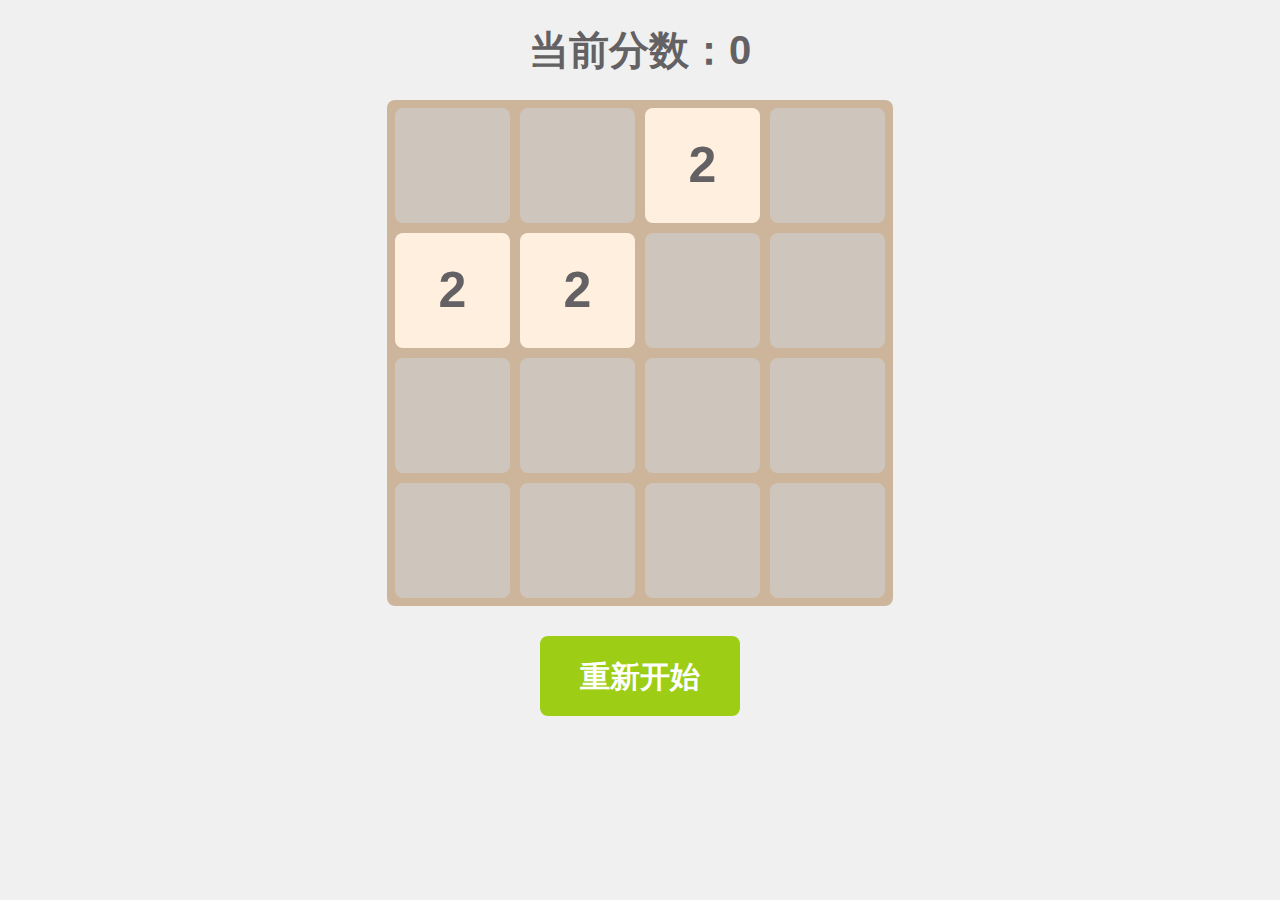
<file: 2048/index.html>
<!doctype html>
<html lang="en">
<head>
    <meta charset="UTF-8">
    <title>2048</title>
    <link href="css/style.css" rel="stylesheet" />
</head>
<body>
    <div id="container">
        <p id="scoreBoard">当前分数：<span></span></p>
        <ul id="gameView">
            <li id="00" class=""></li>
            <li id="01" class=""></li>
            <li id="02" class=""></li>
            <li id="03" class=""></li>

            <li id="10" class=""></li>
            <li id="11" class=""></li>
            <li id="12" class=""></li>
            <li id="13" class=""></li>

            <li id="20" class=""></li>
            <li id="21" class=""></li>
            <li id="22" class=""></li>
            <li id="23" class=""></li>

            <li id="30" class=""></li>
            <li id="31" class=""></li>
            <li id="32" class=""></li>
            <li id="33" class=""></li>
        </ul>
        <button id="restart">重新开始</button>
    </div>
    <script src="js/script.js"></script>
</body>
</html>
</file>
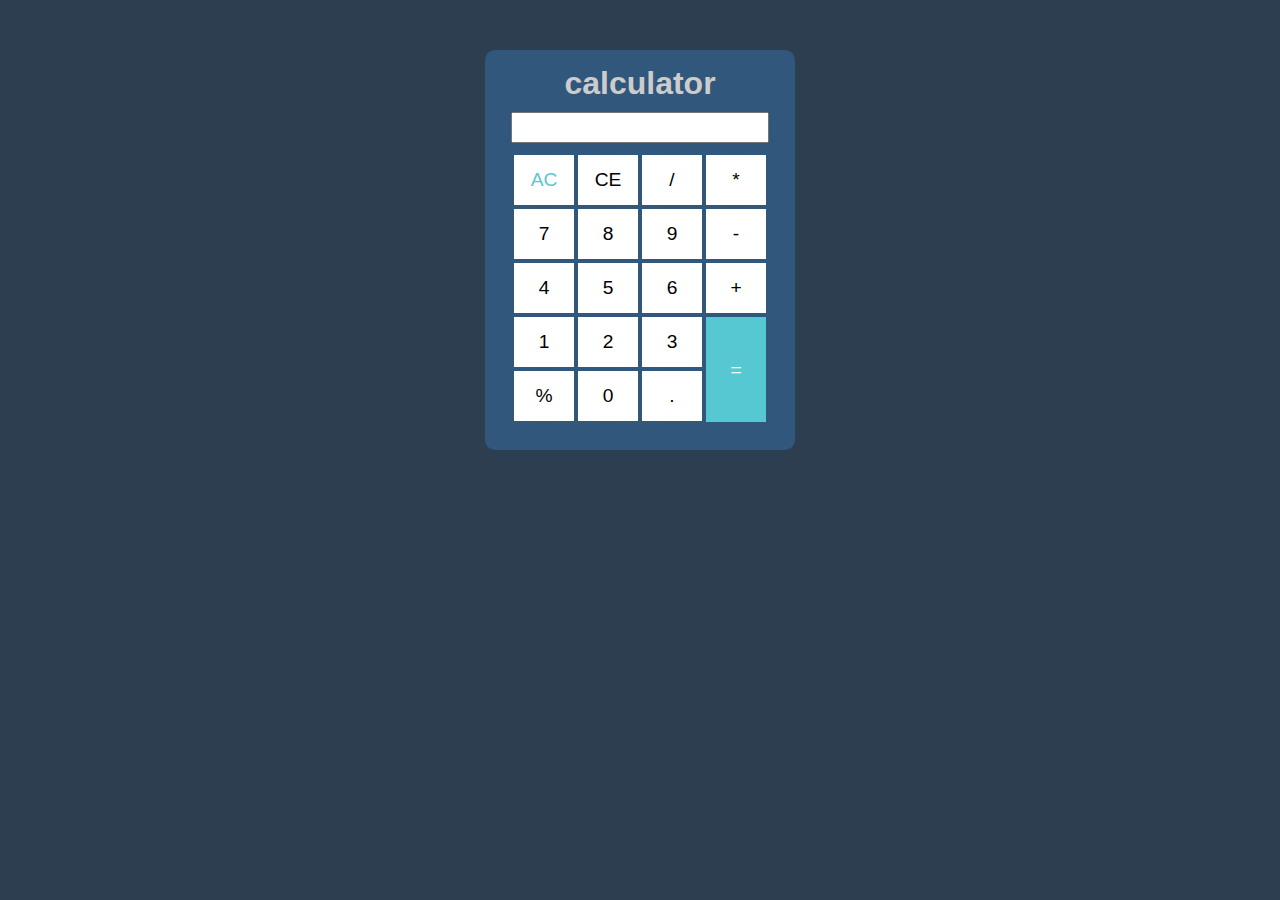
<file: calculator/index.html>
<!doctype html>
<html lang="en">
<head>
    <meta charset="UTF-8">
    <title>计算器</title>
    <style>
      body,h1{
        margin: 0;
        padding: 0;
      }
      body{
        font-size: 16px;
        font-family: "Helvetica Neue", Helvetica, Arial, sans-serif;
        background-color: #2c3e50;
      }
      h1{
        text-align: center;
        color: #ccc;
        margin-top: 10px;
      }
      .container{
        width: 300px;
        height: 390px;
        margin: 0 auto;
        margin-top: 50px;
        padding: 5px;
        background-color: #31577d;
        border-radius: 10px;
        position: relative;
        text-align: center;
      }
      .txtbox{
        width: 250px;
        height: 25px;
        margin-top: 10px;
        text-align: right;
      }
      .buttons{
        width: 256px;
        margin: 10px auto;
      }
      .button{
        margin: 2px;
        float: left;
        width: 60px;
        height: 50px;
        background-color: #fff;
        border: none;
        outline: none;
        font-size: 1.2em;
        cursor: pointer;
      }
      .button[value='=']{
        height: 105px;
        float: right; /* 真机智，用了个右浮动成功将‘=’跨越两行且没有把后面的挤下去 */
        background-color: #56c8d2;
        color: #fff;
      }
      .button[value='AC']{
        color: #56c8d2;
      }
    </style>
</head>
<body>
  <div class="container">
    <h1>calculator</h1>
    <input type="text" class="txtbox" readonly />
    <div class="buttons">
      <button class="button" value="AC">AC</button>
      <button class="button" value="CE">CE</button>
      <button class="button" value="/">/</button>
      <button class="button" value="*">*</button>
      <button class="button" value="7">7</button>
      <button class="button" value="8">8</button>
      <button class="button" value="9">9</button>
      <button class="button" value="-">-</button>
      <button class="button" value="4">4</button>
      <button class="button" value="5">5</button>
      <button class="button" value="6">6</button>
      <button class="button" value="+">+</button>
      <button class="button" value="1">1</button>
      <button class="button" value="2">2</button>
      <button class="button" value="3">3</button>
      <button class="button" value="=">=</button>
      <button class="button" value="%">%</button>
      <button class="button" value="0">0</button>
      <button class="button" value=".">.</button>
    </div>
  </div>

  <script src="../jquery-3.1.1.min.js"></script>
  <script>
    var ans = '',
        cal = '',
        text = '',
        arr = ['+', '-', '*', '/', '%','.'];
    $(document).ready(function(){
      $('button').click(function(){
        text = $(this).val();
        // 不知道为什么这样比较：if(parseInt(text,10)===text || arr.indexOf(text)>-1)
        // 数字不能通过
        // 于是我将判断条件改成text>=0，通过强制类型转换来比较筛选出数字
        // 这样终于可以了
        if(text>=0 || arr.indexOf(text)>-1){
          // 如果输入的是计算符号，则需要进一步处理
          if(arr.indexOf(text) > -1){
              //如果当前表达式已经包含小数点，则不能再继续输入小数点
              if(text==='.' && cal.indexOf('.')>-1){
                return false;
              }
              //如果当前表达式的最后一位是计算符号，则不能再继续输入计算符号
              if(arr.indexOf(text)>-1 && arr.indexOf(cal[cal.length-1])>-1){
                return false;
              }
              // 如果输入的是%，则直接对当前表达式最后的数字除以100
              // 感觉对%的处理好繁琐，不知道有没有简单点的方法，，，
              if(text === '%'){
                var where, i;
                for(i=cal.length; i>0; i--){
                  if(arr.indexOf(cal[i]) > -1){
                    where = i;
                    break;
                  }
                }
                per = cal.slice(i+1) + '/100';
                cal = cal.slice(0,i+1) + eval(per);
                $('input').val(cal);
                return false;
              }
          }
          cal += text;
          $('input').val(cal);
        }else if (text === 'AC') {
            cal = '';
            $('input').val('');
        }else if (text === 'CE') {
          if(cal.length > 0){
            cal = cal.slice(0, -1);
            $('input').val(cal);
          }
        }else if (text === '=') {
          if(cal.length > 0){
            // 这有一个bug，eval()只能执行格式正确的表达式，否则报错
            // 所以，用eval()执行之前需要先处理一下字符串
            ans = eval(cal);
            cal = '';
            $('input').val(ans);
          }
        }
      });
    });
  </script>
</body>
</html>
</file>
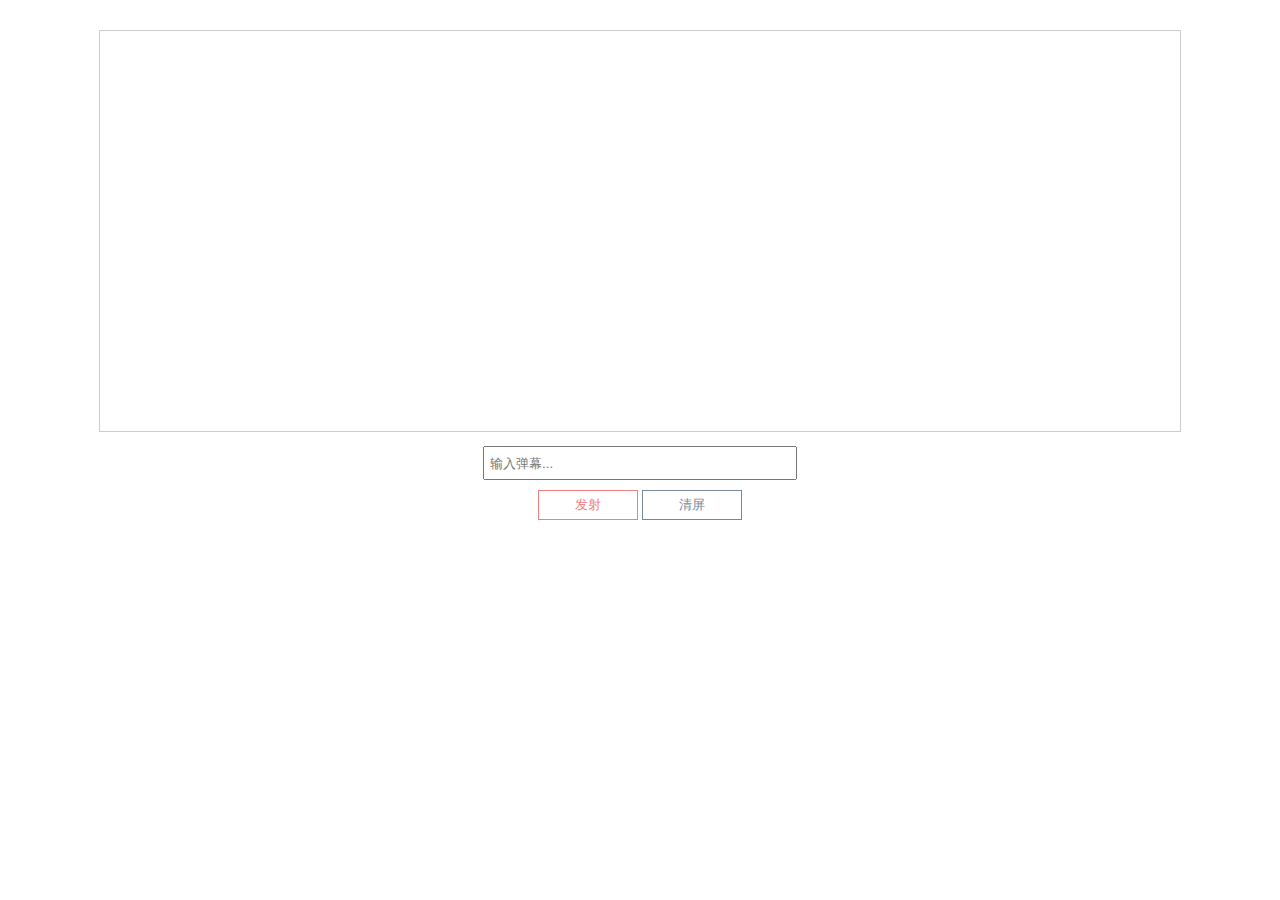
<file: danmu/index.html>
<!DOCTYPE html>
<html lang="en">
<head>
    <meta charset="UTF-8">
    <title>发射弹幕</title>
    <link href="style.css" rel="stylesheet" />
</head>
<body>
    <div class="container">
        <div class="message"></div>

        <div class="send">
            <p><input type="text" name="input" placeholder="输入弹幕..." class="txt" /></p>
            <p>
                <input type="button" value="发射" class="btn submit" />
                <input type="button" value="清屏" class="btn clear" />
            </p>
        </div>
    </div>

    <script src="../jquery-3.1.1.min.js"></script>
    <script src="script.js"></script>
</body>
</html>
</file>
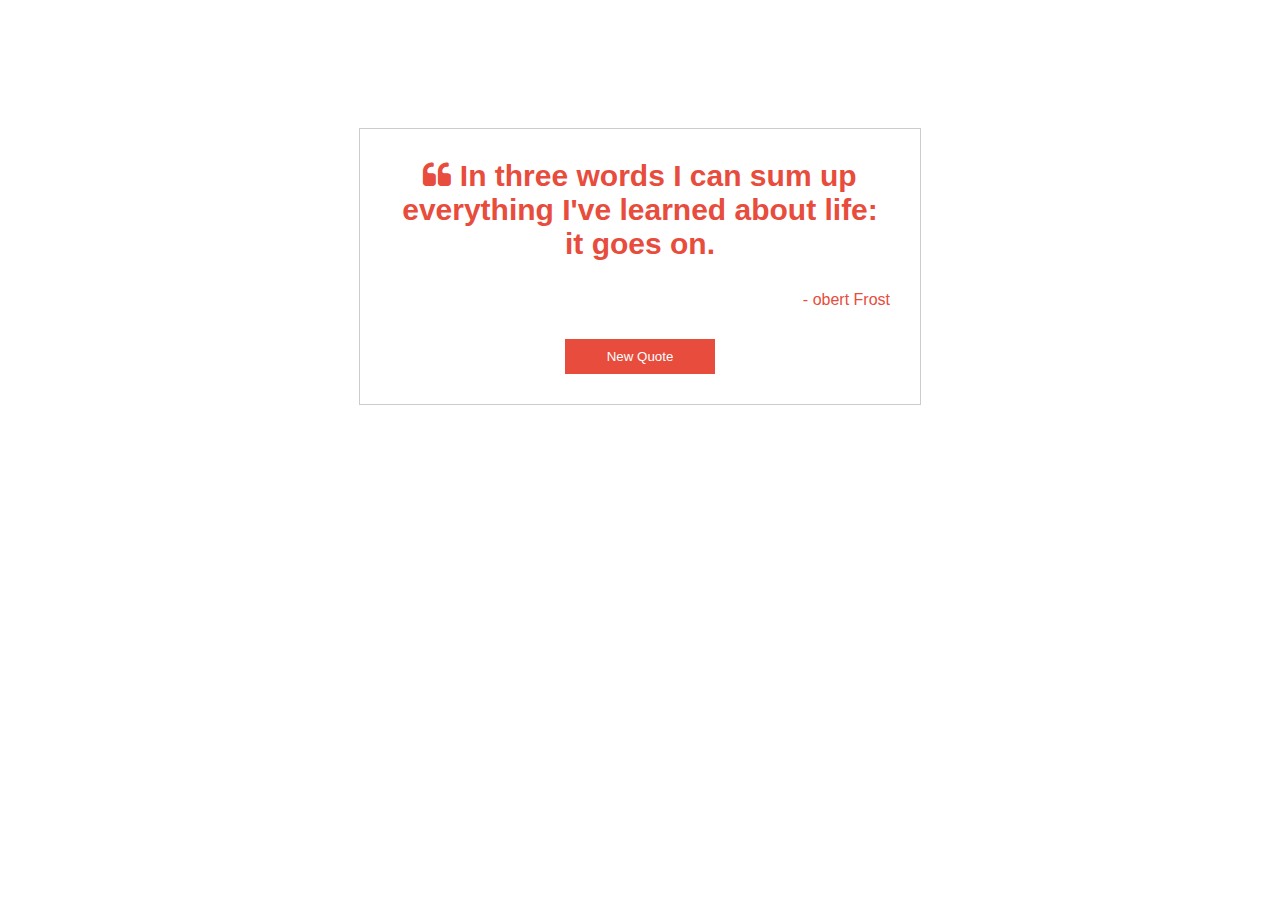
<file: randomQuote/index.html>
<!DOCTYPE html>
<html lang="en">
<head>
    <meta charset="UTF-8">
    <title>random quote</title>
    <link rel="stylesheet" href="../font-awesome-4.7.0/css/font-awesome.min.css" />
    <link rel="stylesheet" href="style.css" />
</head>
<body>
    <div class="container">
        <div class="quote-text">
            <i class="fa fa-quote-left"></i>
            <span id="text"></span>
        </div>

        <div class="quote-author">
            - <span id="author"></span>
        </div>

        <button class="change">New Quote</button>
    </div>

    <script src="../jquery-3.1.1.min.js"></script>
    <script src="script.js"></script>
</body>
</html>
</file>
<file: 2048/css/style.css>
body, div, dl, dt, dd, ul, ol, li, h1, h2, h3, h4, h5, h6, pre, form, fieldset, input, p, blockquote, table, th, td, embed, object {
    padding: 0;
    margin: 0;
}
body{
    font-family: "Helvetica Neue", Helvetica, Arial, sans-serif;
    background-color: #f0f0f0;
    overflow: hidden;
}
div#container{
    width: 960px;
    margin: 0 auto;
    text-align: center;
}

p#scoreBoard{
  font-size: 40px;
  font-weight: 600;
  line-height: 100px;
  color: #636163;
}

ul#gameView li{
    list-style: none;
}
ul#gameView,
ul#gameView li,
ul#gameView li:after,
button#restart{
    border-radius: 8px;
}
ul#gameView {
    position: relative;
    display: block;
    width: 500px;
    height: 500px;
    margin: 0 auto;
    background-color: #CDB59B;
    padding: 3px;
}
ul#gameView li {
    position: relative;
    width: 115px;
    height: 115px;
    margin: 5px;
    float: left;
    background-color: #CEC6BD;
}
ul#gameView li:after {//如果在前面加上div#container，li.v4:after及以上出不来
    content: '';
    display: block;
    width: 115px;
    height: 115px;
    position: absolute;
    left: 0px;
    top: 0px;
    line-height: 115px;
    text-align: center;
    font-size: 50px;
    font-weight: 900;
    background-color: #CEC6BD;
    transition: all .3s;
}

ul#gameView li.v2:after {
    content: '2';
    color: #636163;
    background-color: #FFEFDE;
    transition: all .3s;
}
ul#gameView li.v4:after {
    content: '4';
    color: #636163;
    background-color: #FFE7BD;
    transition: all .3s;
}
ul#gameView li.v8:after {
    content: '8';
    color: #EEE;
    background-color: #F59563;
    transition: all .3s;
}
ul#gameView li.v16:after {
    content: '16';
    color: #EEE;
    background-color: #ED8040;
    transition: all .3s;
}
ul#gameView li.v32:after {
    content: '32';
    color: #EEE;
    background-color: #ED6140;
    transition: all .3s;
}

ul#gameView li.v64:after {
    content: '64';
    color: #EEE;
    background-color: #F23B0C;
    transition: all .3s;
}

ul#gameView li.v128:after {
    font-size: 45px;
    content: '128';
    color: #EEE;
    background-color: #EDCF72;
    transition: all .3s;
}

ul#gameView li.v256:after {
    font-size: 45px;
    content: '256';
    color: #EEE;
    background-color: #EDCC61;
    transition: all .3s;
}

ul#gameView li.v512:after {
    font-size: 45px;
    content: '512';
    color: #EEE;
    background-color: #EDC850;
    transition: all .3s;
}

ul#gameView li.v1024:after {
    font-size: 40px;
    content: '1024';
    color: #EEE;
    background-color: #EDC53F;
    transition: all .3s;
}

ul#gameView li.v2048:after {
    font-size: 40px;
    content: '2048';
    color: #EEE;
    background-color: #EDC22E;
    transition: all .3s;
}

div#container button#restart{
    width: 200px;
    height: 80px;
    line-height: 80px;
    font-size: 30px;
    font-weight: 600;
    border: 0;
    outline: 0;
    background-color: #9DCD14;
    color: #fff;
    margin-top: 30px;
}
</file>
<file: danmu/style.css>
body, div, dl, dt, dd, ul, ol, li, h1, h2, h3, h4, h5, h6, pre, form, fieldset, input, p, blockquote, table, th, td, embed, object {
    padding: 0;
    margin: 0;
}
div.container{
    text-align: center;
}
div.container:before{
    content: '';
    display: block;
}
div.message{
    width: 1080px;
    height: 400px;
    border: 1px solid #ccc;
    display: inline-block;
    margin-top: 30px;
    overflow: hidden;
}
div.message p{
    position: absolute;
}
.txt{
    width: 300px;
    height: 30px;
    margin: 10px 0;
    padding: 0 5px;
}
.btn{
    background-color: transparent;
    width: 100px;
    height: 30px;
}
.submit{
    color: lightcoral;
    border: 1px solid lightcoral;
}
.clear{
    color: #778899;
    border: 1px solid #778899;
}
</file>
<file: randomQuote/style.css>
body, div, dl, dt, dd, ul, ol, li, h1, h2, h3, h4, h5, h6, pre, form, fieldset, input, p, blockquote, table, th, td, embed, object {
    padding: 0;
    margin: 0;
}
body{
    font-family: "Helvetica Neue", Helvetica, Arial, sans-serif;
}
.container{
    width: 500px;
    margin: 10% auto auto auto;
    padding: 30px;
    border: 1px solid #ccc;
    text-align: center;
    background-color: #fff;
}
.quote-text,
.quote-author{
    opacity: 0;
}
.quote-text{
    font-size: 30px;
    font-weight: bold;
    margin-bottom: 30px;
}
.quote-author{
    text-align: right;
    display: block;
}
.change{
    width: 150px;
    color: #fff;
    padding: 10px;
    border-style: none;
    margin-top: 30px;
    outline: none; /* 去除点击后蓝框 */
}
</file>
